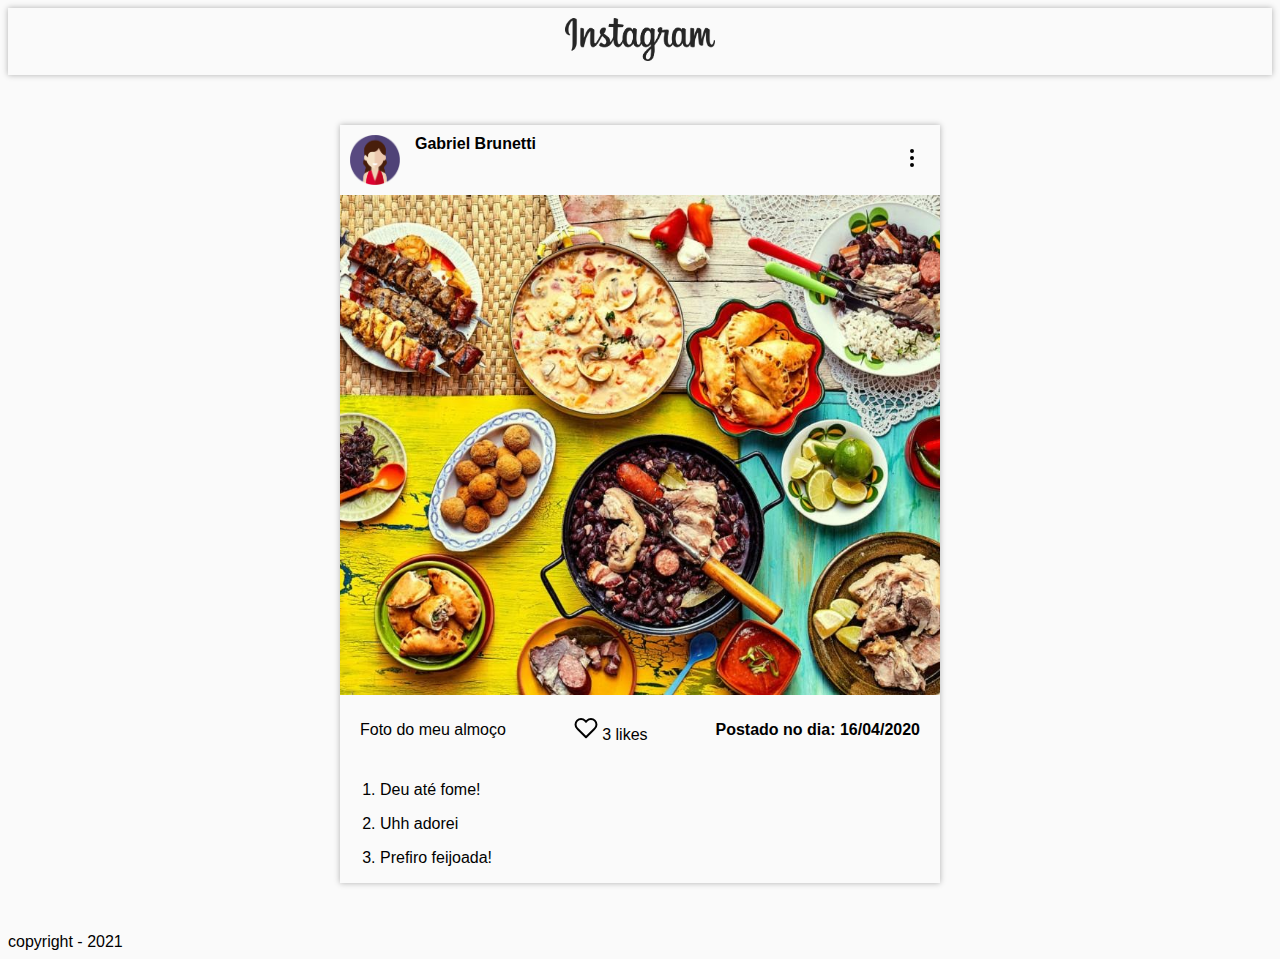
<file: index.html>
<!DOCTYPE html>
<html lang="pt-br">

<head>
    <meta charset="UTF-8">
    <meta http-equiv="X-UA-Compatible" content="IE=edge">
    <meta name="viewport" content="width=device-width, initial-scale=1.0">
    <title>Instagram</title>
    <link rel="stylesheet" href="css/style.css">
</head>

<body>
    <header>
        <img src="img/logo.png" alt="Instagram" class="logo">
    </header>
    <main>
        <article>
            <div class="post-header">
                <div class="usuario">
                    <img src="img/avatar-example.png" alt="Foto de Gabriel">
                    <strong>Gabriel Brunetti</strong>
                </div>
                <button><img src="img/icons/more-vertical.svg" alt=""></button>
            </div>
            <div class="img-principal"></div>
            <div class="comentarios">
                <div class="legenda">
                    <p>Foto do meu almoço</p>
                    <div class="likes">
                        <img src="img/icons/heart.svg" alt="">
                        <span>3 likes</span>
                    </div>
                    <strong class="data">Postado no dia: 16/04/2020</strong>
                </div>
                <ol>
                    <li>
                        <p>Deu até fome!</p>
                    </li>
                    <li>
                        <p>Uhh adorei</p>
                    </li>
                    <li>
                        <p>Prefiro feijoada!</p>
                    </li>
                </ol>
            </div>
        </article>
    </main>
    <footer>
        copyright - 2021
    </footer>
</body>
</html>
</file>
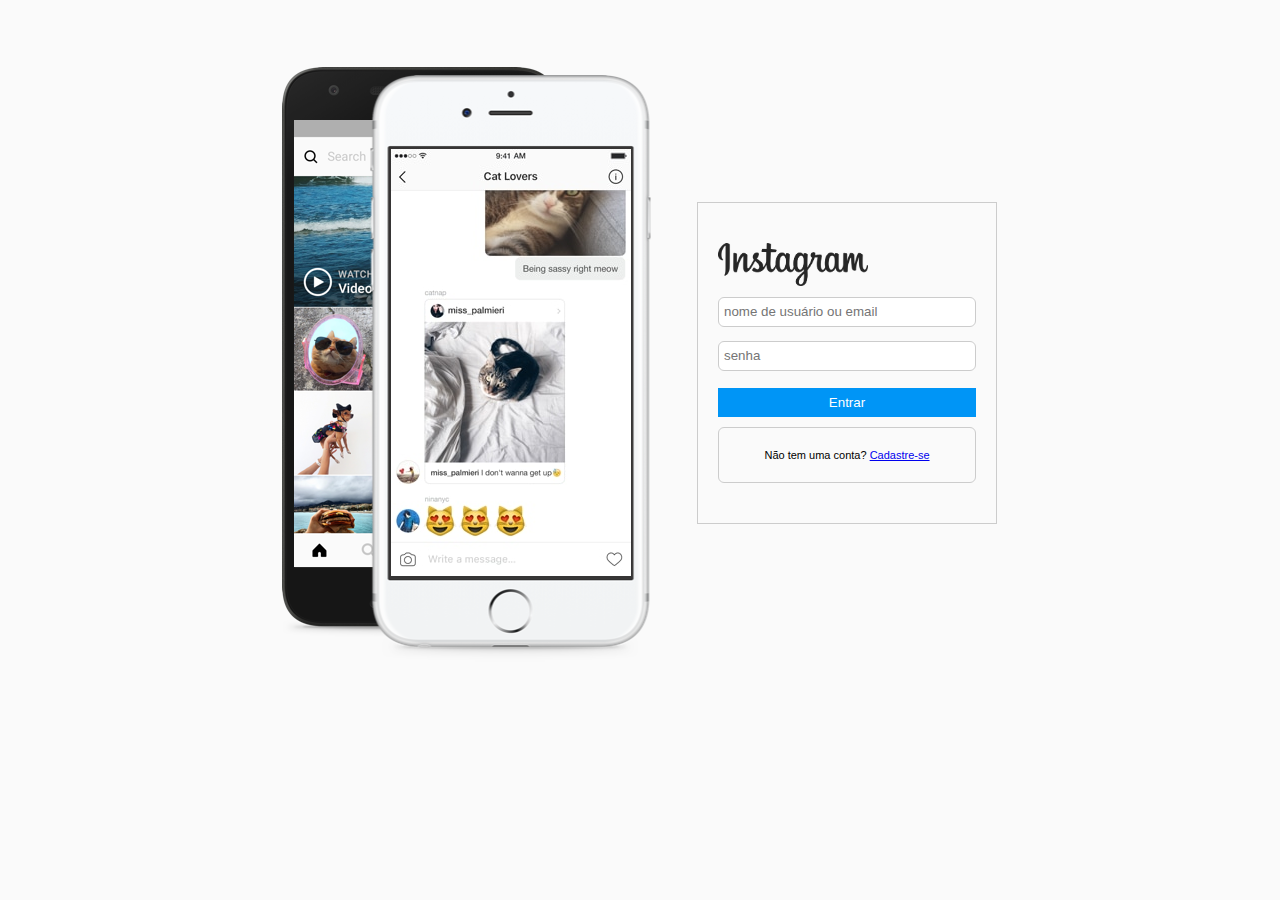
<file: login.html>
<!DOCTYPE html>
<html lang="pt-br">
<head>
    <meta charset="UTF-8">
    <meta http-equiv="X-UA-Compatible" content="IE=edge">
    <meta name="viewport" content="width=device-width, initial-scale=1.0">
    <link rel="stylesheet" href="./css/style.css">
    <title>Login</title>
</head>
<body>
    <main>
        <div class="banner">
            <img src="img/banner-login.png" alt="Amostra do Instagrm em smartphones.">
        </div>
        <div class="login">
            <img src="img/logo.png" alt="Logo Instagram." class="logo">
            <form>
                <input type="email" name="email" id="email" placeholder="nome de usuário ou email">
                <input type="password" name="senha" id="senha" placeholder="senha">
                <button type="submit">Entrar</button>
            </form>
            <div class="cta-cadastro">
            <p>Não tem uma conta? <a href="registro.html">Cadastre-se</a></p>
            </div>
        </div>    
    </main>
</body>
</html>
</file>
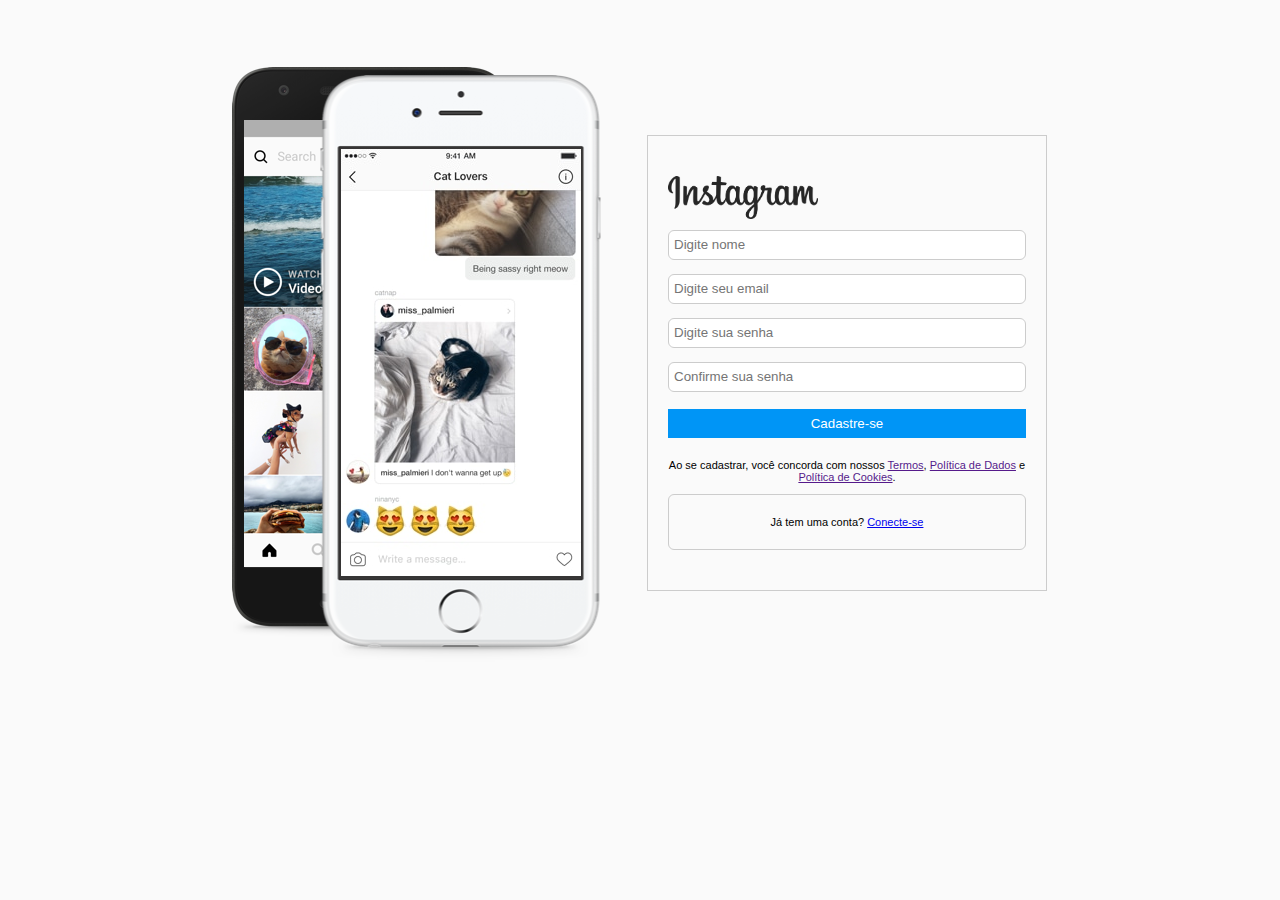
<file: registro.html>
<!DOCTYPE html>
<html lang="pt-br">
<head>
    <meta charset="UTF-8">
    <meta http-equiv="X-UA-Compatible" content="IE=edge">
    <meta name="viewport" content="width=device-width, initial-scale=1.0">
    <link rel="stylesheet" href="./css/style.css">
    <title>Cadastre-se</title>
</head>
<body>
    <main>
        <div class="banner">
            <img src="img/banner-login.png" alt="Amostra do Instagrm em smartphones.">
        </div>
        <div class="login cadastro">
            <img src="img/logo.png" alt="Logo Instagram." class="logo">
            <form>
                <input type="text" name="nome" id="nome" placeholder="Digite nome">
                <input type="email" name="email" id="email" placeholder="Digite seu email">
                <input type="password" name="senha" id="senha" placeholder="Digite sua senha">
                <input type="password" name="senha" id="senha" placeholder="Confirme sua senha">
                <button type="submit">Cadastre-se</button>
                <p class="texto">
                    Ao se cadastrar, você concorda com nossos <a href="">Termos</a>, 
                    <a href="">Política de Dados</a> e <a href="">Política de Cookies</a>.
                </p>
            </form>
            <div class="cta-cadastro">
            <p>Já tem uma conta? <a href="index.html">Conecte-se</a></p>
            </div>
        </div>
    </main>
</body>
</html>
</file>
<file: css/style.css>
* {
    box-sizing: border-box;
}

body {
    font-family: Arial, Helvetica, sans-serif;
    background-color: #fafafa;
}

main {
    display: flex;
    justify-content: center;
    align-items: center;
    padding: 50px 0;
}

.logo {
    width: 150px;
}

.login {
    width: 300px;
    border: 1px solid #ccc;
    padding: 40px 20px;
    margin: 30px;
}

.cadastro {
    width: 400px;
}

.login form input {
    width: 100%;
    height: 30px;
    margin: 7px 0;
    padding: 5px;
    border-radius: 6px;
    border: 1px solid #ccc;
}

.login form button {
    background-color: #0095f6;
    color: #fff;
    padding: 7px 10px;
    margin: 10px 0;
    width: 100%;
    border: none;
}

.texto {
    font-size: 11px;
    text-align: center;
}

.cta-cadastro {
    border: 1px solid #ccc;
    border-radius: 6px;
    font-size: 11px;
    text-align: center;
    padding: 10px;
}

header {
    width: 100%;
    text-align: center;
    box-shadow: 0 0 6px rgba(0, 0, 0, 0.3);
    padding: 10px;
}

header .logo {
    width: 150px;
}

article {
    width: 600px;
    max-width: 100%;
    box-shadow: 0 0 6px rgba(0, 0, 0, 0.3);
}

article .img-principal {
    background-image: url('../img/publication_example.jpg');
    background-position: center;
    background-size: cover;
    width: 100%;
    height: 500px;
}

article .post-header {
    padding: 10px;
    display: flex;
    justify-content: space-between;
    border-radius: 5px;
}

article .post-header button {
    border: none;
    background-color: transparent;
    cursor: pointer;
}

article .post-header .usuario {
    display: flex;
}

article .post-header .usuario img {
    width: 50px;
    margin-right: 15px;
}

article .comentarios .legenda {
    display: flex;
    justify-content: space-between;
    align-items: center;
    padding: 10px 20px;
    vertical-align: center;
}
</file>
